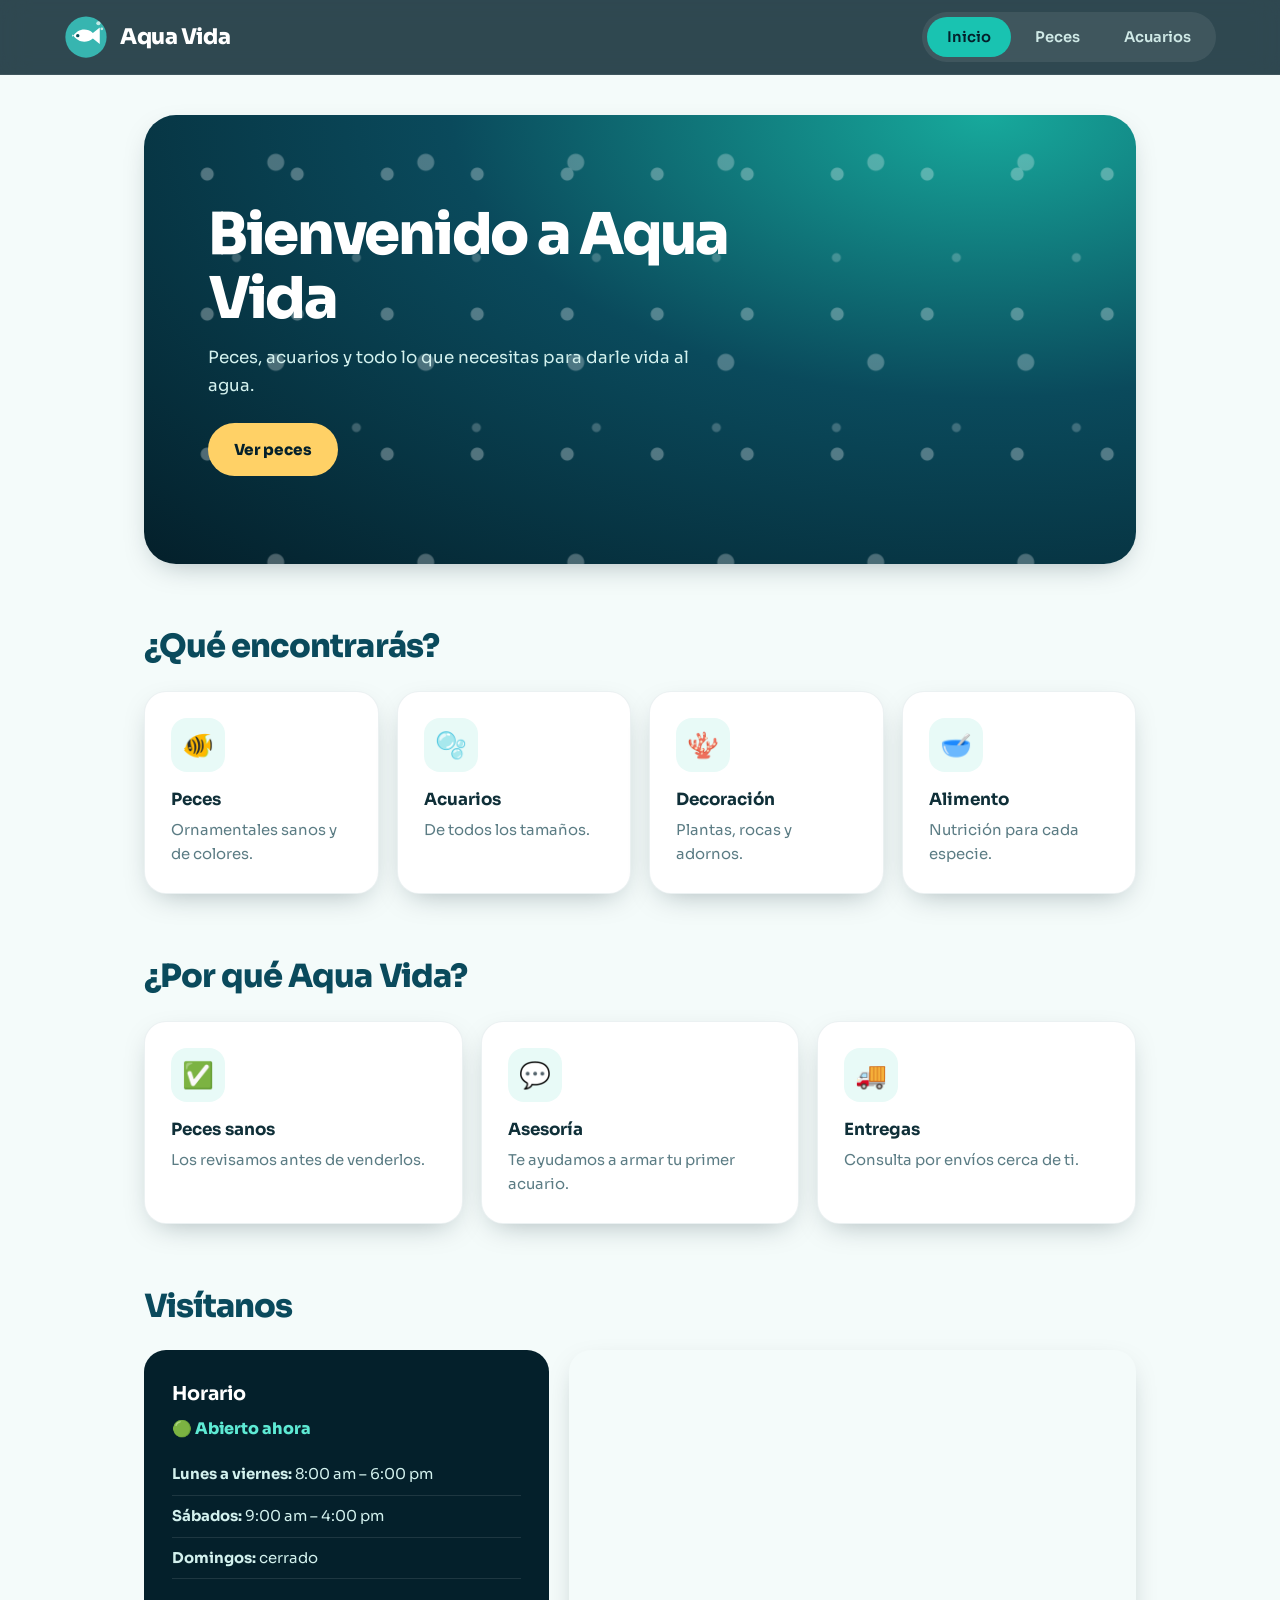
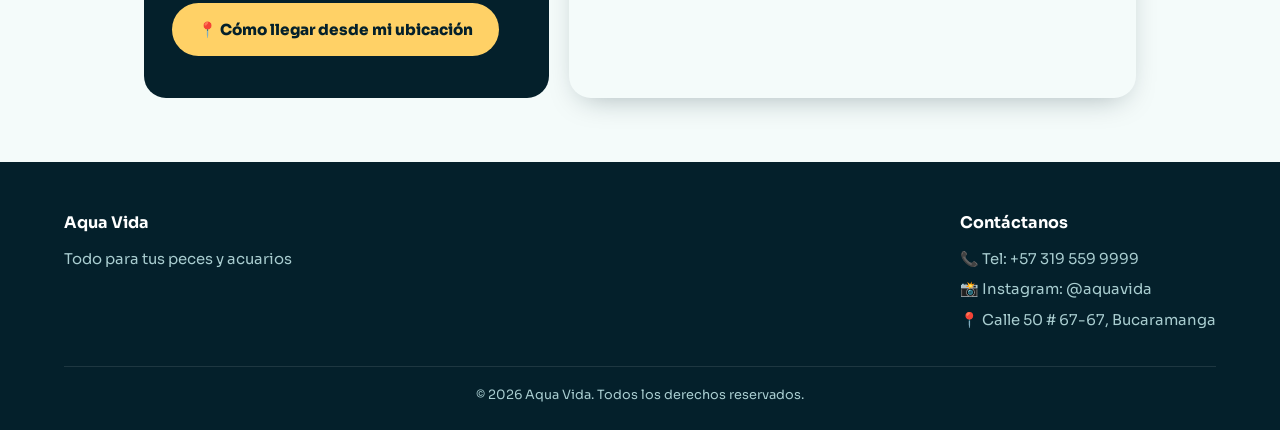
<file: index.html>
<!DOCTYPE html>
<html lang="es">
<head>
  <meta charset="UTF-8">
  <meta name="viewport" content="width=device-width, initial-scale=1">
  <title>Inicio | Aqua Vida</title>
  <link href="https://fonts.googleapis.com/css2?family=Nunito:wght@400;700;800&display=swap" rel="stylesheet">
  <link rel="stylesheet" href="style.css">
</head>
<body>
  <header class="encabezado">
    <a class="marca" href="index.html" aria-label="Aqua Vida, inicio">
      <svg viewBox="0 0 64 64" aria-hidden="true">
        <circle cx="32" cy="32" r="30" fill="#37b5b0"/>
        <path d="M12 32c8-12 20-14 30-6l10-8v24l-10-8c-10 8-22 6-30-6z" fill="#fff"/>
        <circle cx="20" cy="30" r="2.5" fill="#0b4f5c"/>
        <circle cx="50" cy="12" r="3" fill="#fff" opacity=".7"/>
        <circle cx="55" cy="20" r="2" fill="#fff" opacity=".7"/>
      </svg>
      <h1>Aqua Vida</h1>
    </a>
    <nav>
      <ul class="menu">
        <li><a href="index.html" class="activo">Inicio</a></li>
        <li><a href="peces.html" >Peces</a></li>
        <li><a href="acuarios.html" >Acuarios</a></li>
      </ul>
    </nav>
  </header>
  <main>
    <section class="portada">
      <h2>Bienvenido a Aqua Vida</h2>
      <p>Peces, acuarios y todo lo que necesitas para darle vida al agua.</p>
      <a class="boton" href="peces.html">Ver peces</a>
    </section>

    <h2 class="titulo">¿Qué encontrarás?</h2>
    <section class="cositas">
      <article class="cosita"><span>🐠</span><h3>Peces</h3><p>Ornamentales sanos y de colores.</p></article>
      <article class="cosita"><span>🫧</span><h3>Acuarios</h3><p>De todos los tamaños.</p></article>
      <article class="cosita"><span>🪸</span><h3>Decoración</h3><p>Plantas, rocas y adornos.</p></article>
      <article class="cosita"><span>🥣</span><h3>Alimento</h3><p>Nutrición para cada especie.</p></article>
    </section>

    <h2 class="titulo">¿Por qué Aqua Vida?</h2>
    <section class="cositas">
      <article class="cosita"><span>✅</span><h3>Peces sanos</h3><p>Los revisamos antes de venderlos.</p></article>
      <article class="cosita"><span>💬</span><h3>Asesoría</h3><p>Te ayudamos a armar tu primer acuario.</p></article>
      <article class="cosita"><span>🚚</span><h3>Entregas</h3><p>Consulta por envíos cerca de ti.</p></article>
    </section>

    <h2 class="titulo">Visítanos</h2>
    <section class="visita">
      <div class="horario">
        <h3>Horario</h3>
        <p id="estado" class="estado">Calculando…</p>
        <ul>
          <li><b>Lunes a viernes:</b> 8:00 am – 6:00 pm</li>
          <li><b>Sábados:</b> 9:00 am – 4:00 pm</li>
          <li><b>Domingos:</b> cerrado</li>
        </ul>
        <button class="boton" id="btnRuta" type="button">📍 Cómo llegar desde mi ubicación</button>
        <p id="msgRuta" class="nota"></p>
      </div>
      <div class="mapa">
        <iframe title="Ubicación de Aqua Vida" loading="lazy" referrerpolicy="no-referrer-when-downgrade"
          src="https://maps.google.com/maps?q=Bucaramanga%2C%20Santander%2C%20Colombia&amp;z=14&amp;output=embed"></iframe>
      </div>
    </section>
    <script>
      // 
      const DIRECCION = "Bucaramanga, Santander, Colombia";
      // Estado abierto/cerrado según la hora del visitante
      (function(){
        const h = new Date(), d = h.getDay(), m = h.getHours()*60 + h.getMinutes();
        const rango = d>=1 && d<=5 ? [480,1080] : d===6 ? [540,960] : null;
        const el = document.getElementById("estado");
        const abierto = rango && m>=rango[0] && m<rango[1];
        el.textContent = abierto ? "🟢 Abierto ahora" : "🔴 Cerrado ahora";
        el.className = "estado " + (abierto ? "si" : "no");
      })();
      // API de geolocalización del navegador
      document.getElementById("btnRuta").addEventListener("click", function(){
        const msg = document.getElementById("msgRuta");
        const destino = encodeURIComponent(DIRECCION);
        if(!navigator.geolocation){
          window.open("https://www.google.com/maps/dir/?api=1&destination="+destino,"_blank");
          return;
        }
        msg.textContent = "Buscando tu ubicación…";
        navigator.geolocation.getCurrentPosition(function(p){
          msg.textContent = "";
          window.open("https://www.google.com/maps/dir/?api=1&origin="+p.coords.latitude+","+p.coords.longitude+"&destination="+destino,"_blank");
        }, function(){
          msg.textContent = "No pudimos obtener tu ubicación; te mostramos la tienda.";
          window.open("https://www.google.com/maps/dir/?api=1&destination="+destino,"_blank");
        });
      });
    </script>
  </main>
  <footer class="pie">
    <div>
      <h3>Aqua Vida</h3>
      <p>Todo para tus peces y acuarios</p>
    </div>
    <div>
      <h3>Contáctanos</h3>
       <p>📞 Tel: <a href="tel:+570000000000" style="display:inline">+57 319 559 9999 </a></p>
      <a href="https://instagram.com/tu_usuario" target="_blank" rel="noopener">📸 Instagram: @aquavida</a>
      <p>📍 Calle 50 # 67-67, Bucaramanga</p>
    </div>
    <small>© 2026 Aqua Vida. Todos los derechos reservados.</small>
  </footer>
</body>
</html>
</file>
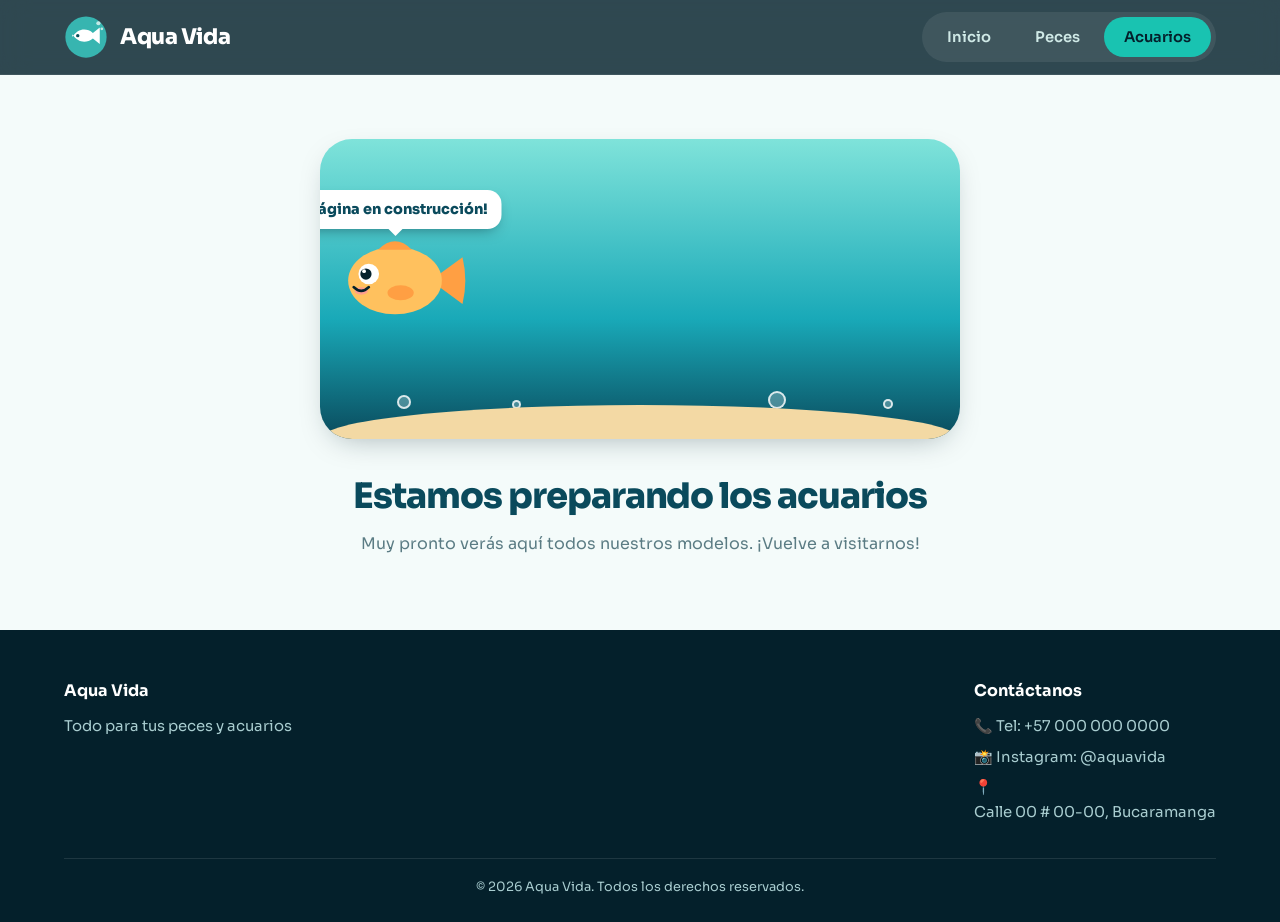
<file: acuarios.html>
<!DOCTYPE html>
<html lang="es">
<head>
  <meta charset="UTF-8">
  <meta name="viewport" content="width=device-width, initial-scale=1">
  <title>Acuarios | Aqua Vida</title>
  <link href="https://fonts.googleapis.com/css2?family=Nunito:wght@400;700;800&display=swap" rel="stylesheet">
  <link rel="stylesheet" href="style.css">
</head>
<body>
  <header class="encabezado">
    <a class="marca" href="index.html" aria-label="Aqua Vida, inicio">
      <svg viewBox="0 0 64 64" aria-hidden="true">
        <circle cx="32" cy="32" r="30" fill="#37b5b0"/>
        <path d="M12 32c8-12 20-14 30-6l10-8v24l-10-8c-10 8-22 6-30-6z" fill="#fff"/>
        <circle cx="20" cy="30" r="2.5" fill="#0b4f5c"/>
        <circle cx="50" cy="12" r="3" fill="#fff" opacity=".7"/>
        <circle cx="55" cy="20" r="2" fill="#fff" opacity=".7"/>
      </svg>
      <h1>Aqua Vida</h1>
    </a>
    <nav>
      <ul class="menu">
        <li><a href="index.html" >Inicio</a></li>
        <li><a href="peces.html" >Peces</a></li>
        <li><a href="acuarios.html" class="activo">Acuarios</a></li>
      </ul>
    </nav>
  </header>
  <main>
    <section class="construccion">
      <div class="pecera" role="img" aria-label="Un pececito nadando con un cartel que dice página en construcción">
        <span class="burbuja b1"></span><span class="burbuja b2"></span><span class="burbuja b3"></span><span class="burbuja b4"></span>
        <div class="nadador">
          <div class="globo">¡Página en construcción!</div>
          <svg viewBox="0 0 160 110" aria-hidden="true">
            <g class="cola"><path d="M118 55 L152 30 Q158 55 152 80 Z" fill="#ff9f43"/></g>
            <ellipse cx="80" cy="55" rx="50" ry="36" fill="#ffc15e"/>
            <path d="M62 22 Q80 4 98 22 Z" fill="#ff9f43"/>
            <ellipse cx="86" cy="68" rx="14" ry="8" fill="#ff9f43" class="aleta"/>
            <circle cx="52" cy="48" r="11" fill="#fff"/><circle cx="49" cy="48" r="6" fill="#04202b"/><circle cx="47" cy="45" r="2" fill="#fff"/>
            <ellipse cx="44" cy="66" rx="7" ry="4" fill="#ff8fa3" opacity=".7"/>
            <path d="M36 62 Q44 70 52 62" stroke="#04202b" stroke-width="3" fill="none" stroke-linecap="round"/>
          </svg>
        </div>
        <div class="arena"></div>
      </div>
      <h2>Estamos preparando los acuarios</h2>
      <p>Muy pronto verás aquí todos nuestros modelos. ¡Vuelve a visitarnos!</p>
    </section>
  </main>
  <footer class="pie">
    <div>
      <h3>Aqua Vida</h3>
      <p>Todo para tus peces y acuarios</p>
    </div>
    <div>
      <h3>Contáctanos</h3>
      <p>📞 Tel: <a href="tel:+570000000000" style="display:inline">+57 000 000 0000</a></p>
      <a href="https://instagram.com/tu_usuario" target="_blank" rel="noopener">📸 Instagram: @aquavida</a>
      <p>📍 <a href="https://www.google.com/maps/search/?api=1&query=Bucaramanga%2C+Santander%2C+Colombia" target="_blank" rel="noopener">Calle 00 # 00-00, Bucaramanga</a></p>
    </div>
    <small>© 2026 Aqua Vida. Todos los derechos reservados.</small>
  </footer>
</body>
</html>
</file>
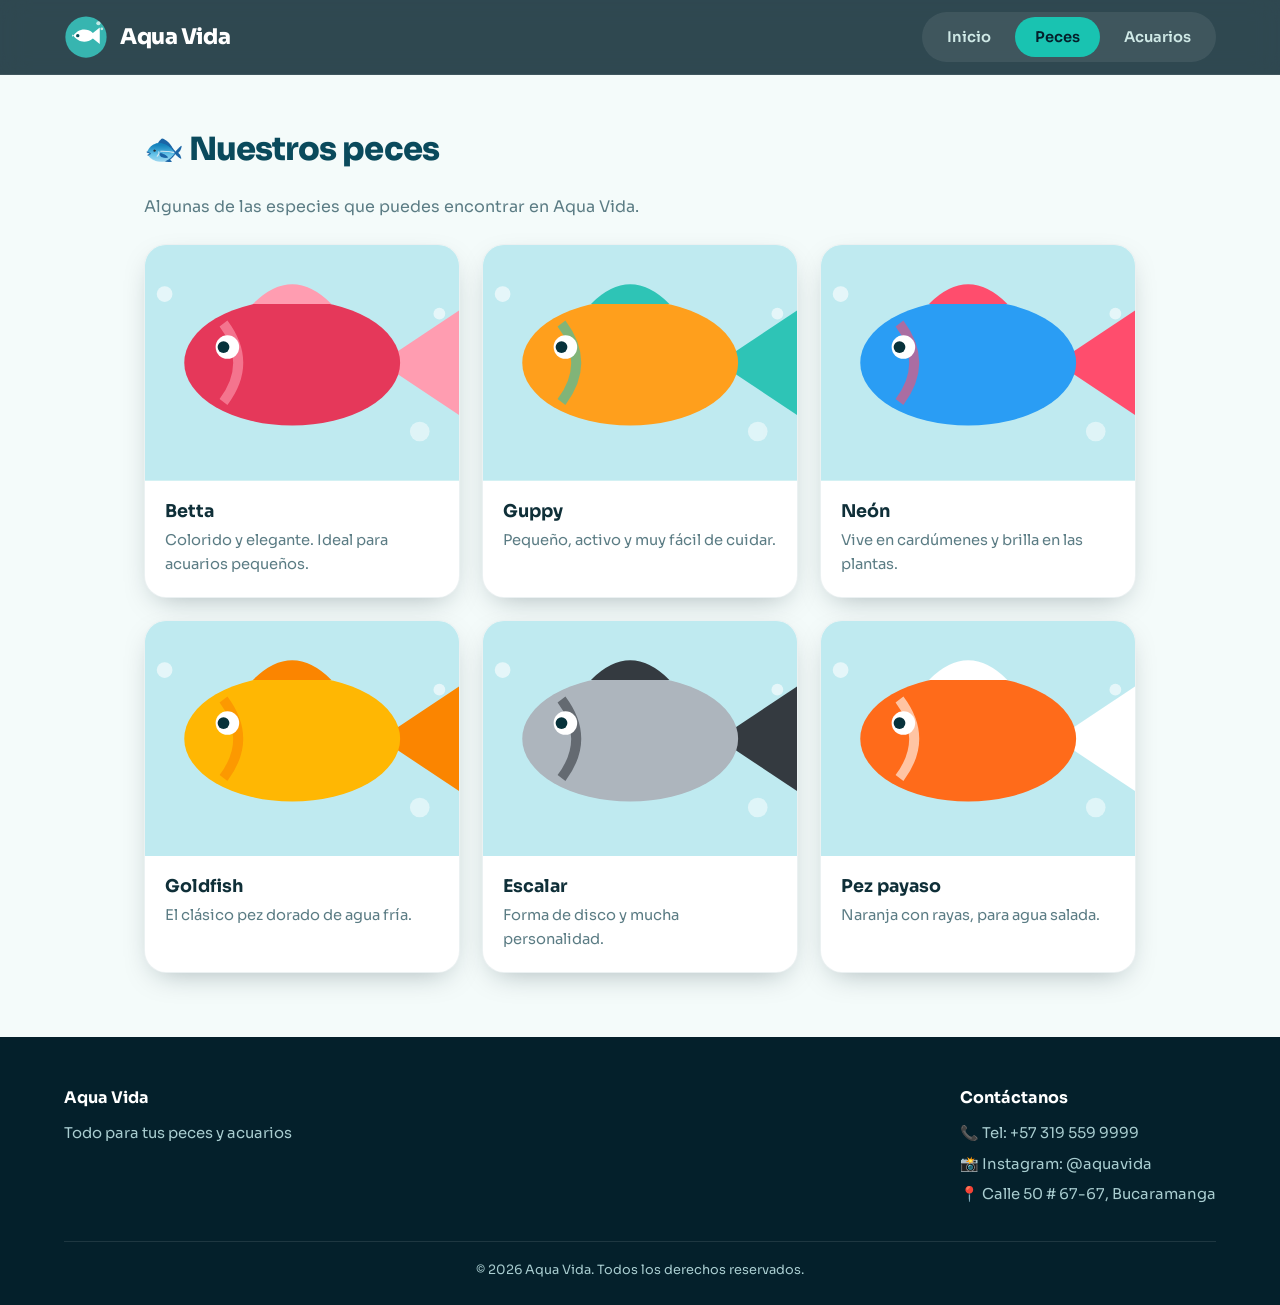
<file: peces.html>
<!DOCTYPE html>
<html lang="es">
<head>
  <meta charset="UTF-8">
  <meta name="viewport" content="width=device-width, initial-scale=1">
  <title>Peces | Aqua Vida</title>
  <link href="https://fonts.googleapis.com/css2?family=Nunito:wght@400;700;800&display=swap" rel="stylesheet">
  <link rel="stylesheet" href="style.css">
</head>
<body>
  <header class="encabezado">
    <a class="marca" href="index.html" aria-label="Aqua Vida, inicio">
      <svg viewBox="0 0 64 64" aria-hidden="true">
        <circle cx="32" cy="32" r="30" fill="#37b5b0"/>
        <path d="M12 32c8-12 20-14 30-6l10-8v24l-10-8c-10 8-22 6-30-6z" fill="#fff"/>
        <circle cx="20" cy="30" r="2.5" fill="#0b4f5c"/>
        <circle cx="50" cy="12" r="3" fill="#fff" opacity=".7"/>
        <circle cx="55" cy="20" r="2" fill="#fff" opacity=".7"/>
      </svg>
      <h1>Aqua Vida</h1>
    </a>
    <nav>
      <ul class="menu">
        <li><a href="index.html" >Inicio</a></li>
        <li><a href="peces.html" class="activo">Peces</a></li>
        <li><a href="acuarios.html" >Acuarios</a></li>
      </ul>
    </nav>
  </header>
  <main>
    <h2 class="titulo">🐟 Nuestros peces</h2>
    <p class="sub">Algunas de las especies que puedes encontrar en Aqua Vida.</p>
    <section class="galeria"><article class="pez" data-wiki="Betta_splendens" data-nombre="Betta"><div class="foto"><svg viewBox="0 0 200 120" preserveAspectRatio="xMidYMid slice" role="img" aria-hidden="true">
<rect width="200" height="120" fill="#bfeaf0"/><circle cx="30" cy="25" r="4" fill="#fff" opacity=".6"/><circle cx="170" cy="35" r="3" fill="#fff" opacity=".6"/><circle cx="160" cy="95" r="5" fill="#fff" opacity=".5"/>
<path d="M140 60 L185 30 L185 90 Z" fill="#ff9db1"/><ellipse cx="95" cy="60" rx="55" ry="32" fill="#e5385a"/>
<path d="M75 30 Q95 10 115 30 Z" fill="#ff9db1"/><path d="M60 40 Q75 60 60 80" stroke="#ff9db1" stroke-width="5" fill="none" opacity=".6"/>
<circle cx="62" cy="52" r="6" fill="#fff"/><circle cx="60" cy="52" r="3" fill="#07323b"/></svg></div><h3>Betta</h3><p>Colorido y elegante. Ideal para acuarios pequeños.</p></article><article class="pez" data-wiki="Poecilia_reticulata" data-nombre="Guppy"><div class="foto"><svg viewBox="0 0 200 120" preserveAspectRatio="xMidYMid slice" role="img" aria-hidden="true">
<rect width="200" height="120" fill="#bfeaf0"/><circle cx="30" cy="25" r="4" fill="#fff" opacity=".6"/><circle cx="170" cy="35" r="3" fill="#fff" opacity=".6"/><circle cx="160" cy="95" r="5" fill="#fff" opacity=".5"/>
<path d="M140 60 L185 30 L185 90 Z" fill="#2ec4b6"/><ellipse cx="95" cy="60" rx="55" ry="32" fill="#ff9f1c"/>
<path d="M75 30 Q95 10 115 30 Z" fill="#2ec4b6"/><path d="M60 40 Q75 60 60 80" stroke="#2ec4b6" stroke-width="5" fill="none" opacity=".6"/>
<circle cx="62" cy="52" r="6" fill="#fff"/><circle cx="60" cy="52" r="3" fill="#07323b"/></svg></div><h3>Guppy</h3><p>Pequeño, activo y muy fácil de cuidar.</p></article><article class="pez" data-wiki="Paracheirodon_innesi" data-nombre="Neón"><div class="foto"><svg viewBox="0 0 200 120" preserveAspectRatio="xMidYMid slice" role="img" aria-hidden="true">
<rect width="200" height="120" fill="#bfeaf0"/><circle cx="30" cy="25" r="4" fill="#fff" opacity=".6"/><circle cx="170" cy="35" r="3" fill="#fff" opacity=".6"/><circle cx="160" cy="95" r="5" fill="#fff" opacity=".5"/>
<path d="M140 60 L185 30 L185 90 Z" fill="#ff4d6d"/><ellipse cx="95" cy="60" rx="55" ry="32" fill="#2a9df4"/>
<path d="M75 30 Q95 10 115 30 Z" fill="#ff4d6d"/><path d="M60 40 Q75 60 60 80" stroke="#ff4d6d" stroke-width="5" fill="none" opacity=".6"/>
<circle cx="62" cy="52" r="6" fill="#fff"/><circle cx="60" cy="52" r="3" fill="#07323b"/></svg></div><h3>Neón</h3><p>Vive en cardúmenes y brilla en las plantas.</p></article><article class="pez" data-wiki="Goldfish" data-nombre="Goldfish"><div class="foto"><svg viewBox="0 0 200 120" preserveAspectRatio="xMidYMid slice" role="img" aria-hidden="true">
<rect width="200" height="120" fill="#bfeaf0"/><circle cx="30" cy="25" r="4" fill="#fff" opacity=".6"/><circle cx="170" cy="35" r="3" fill="#fff" opacity=".6"/><circle cx="160" cy="95" r="5" fill="#fff" opacity=".5"/>
<path d="M140 60 L185 30 L185 90 Z" fill="#fb8500"/><ellipse cx="95" cy="60" rx="55" ry="32" fill="#ffb703"/>
<path d="M75 30 Q95 10 115 30 Z" fill="#fb8500"/><path d="M60 40 Q75 60 60 80" stroke="#fb8500" stroke-width="5" fill="none" opacity=".6"/>
<circle cx="62" cy="52" r="6" fill="#fff"/><circle cx="60" cy="52" r="3" fill="#07323b"/></svg></div><h3>Goldfish</h3><p>El clásico pez dorado de agua fría.</p></article><article class="pez" data-wiki="Pterophyllum_scalare" data-nombre="Escalar"><div class="foto"><svg viewBox="0 0 200 120" preserveAspectRatio="xMidYMid slice" role="img" aria-hidden="true">
<rect width="200" height="120" fill="#bfeaf0"/><circle cx="30" cy="25" r="4" fill="#fff" opacity=".6"/><circle cx="170" cy="35" r="3" fill="#fff" opacity=".6"/><circle cx="160" cy="95" r="5" fill="#fff" opacity=".5"/>
<path d="M140 60 L185 30 L185 90 Z" fill="#343a40"/><ellipse cx="95" cy="60" rx="55" ry="32" fill="#adb5bd"/>
<path d="M75 30 Q95 10 115 30 Z" fill="#343a40"/><path d="M60 40 Q75 60 60 80" stroke="#343a40" stroke-width="5" fill="none" opacity=".6"/>
<circle cx="62" cy="52" r="6" fill="#fff"/><circle cx="60" cy="52" r="3" fill="#07323b"/></svg></div><h3>Escalar</h3><p>Forma de disco y mucha personalidad.</p></article><article class="pez" data-wiki="Ocellaris_clownfish" data-nombre="Pez payaso"><div class="foto"><svg viewBox="0 0 200 120" preserveAspectRatio="xMidYMid slice" role="img" aria-hidden="true">
<rect width="200" height="120" fill="#bfeaf0"/><circle cx="30" cy="25" r="4" fill="#fff" opacity=".6"/><circle cx="170" cy="35" r="3" fill="#fff" opacity=".6"/><circle cx="160" cy="95" r="5" fill="#fff" opacity=".5"/>
<path d="M140 60 L185 30 L185 90 Z" fill="#fff"/><ellipse cx="95" cy="60" rx="55" ry="32" fill="#ff6b1a"/>
<path d="M75 30 Q95 10 115 30 Z" fill="#fff"/><path d="M60 40 Q75 60 60 80" stroke="#fff" stroke-width="5" fill="none" opacity=".6"/>
<circle cx="62" cy="52" r="6" fill="#fff"/><circle cx="60" cy="52" r="3" fill="#07323b"/></svg></div><h3>Pez payaso</h3><p>Naranja con rayas, para agua salada.</p></article></section>
  <script>
    //  la foto de cada pez a la API gratuita de Wikipedia (no necesita clave)
    async function cargarFoto(card){
      try{
        const r=await fetch("https://en.wikipedia.org/api/rest_v1/page/summary/"+card.dataset.wiki);
        if(!r.ok) return;
        const d=await r.json();
        const base=d.thumbnail && d.thumbnail.source;
        if(!base) return;
        const img=new Image();
        img.alt=card.dataset.nombre; img.referrerPolicy="no-referrer";
        img.onload=()=>card.querySelector(".foto").replaceChildren(img);
        //  tamaño mayor (500px, tamaño estándar de Wikimedia); si falla, usa el original
        img.onerror=()=>{ img.onerror=null; img.src=base; };
        img.src=base.replace(/\/\d+px-/,"/500px-");
      }catch(e){/* sin internet: queda el dibujo */}
    }
    document.querySelectorAll(".pez[data-wiki]").forEach(cargarFoto);
  </script>
  </main>
  <footer class="pie">
    <div>
      <h3>Aqua Vida</h3>
      <p>Todo para tus peces y acuarios</p>
    </div>
    <div>
      <h3>Contáctanos</h3>
     <p>📞 Tel: <a href="tel:+570000000000" style="display:inline">+57 319 559 9999 </a></p>
      <a href="https://instagram.com/tu_usuario" target="_blank" rel="noopener">📸 Instagram: @aquavida</a>
      <p>📍 Calle 50 # 67-67, Bucaramanga</p>
    </div>
    <small>© 2026 Aqua Vida. Todos los derechos reservados.</small>
  </footer>
</body>
</html>
</file>
<file: style.css>
@import url("https://fonts.googleapis.com/css2?family=Sora:wght@400;600;800&display=swap");

:root{
  --abismo:#04202b; --oceano:#0a4a5c; --laguna:#19c3b1; --espuma:#e8faf7;
  --fondo:#f4fbfa; --sol:#ffd166; --texto:#0f2f38; --suave:#5b7c84;
  --radio:22px; --sombra:0 10px 30px -12px rgba(4,32,43,.35);
}
*{box-sizing:border-box;margin:0;padding:0}
html{scroll-behavior:smooth}
body{font-family:"Sora",system-ui,sans-serif;background:var(--fondo);color:var(--texto);
  min-height:100vh;display:flex;flex-direction:column;line-height:1.65}
a{color:inherit}
:focus-visible{outline:3px solid var(--laguna);outline-offset:3px}

/* ENCABEZADO: flotante, translúcido */
.encabezado{position:sticky;top:0;z-index:50;display:flex;align-items:center;justify-content:space-between;
  flex-wrap:wrap;gap:12px;padding:12px 5%;background:rgba(4,32,43,.82);color:#fff;
  backdrop-filter:blur(14px) saturate(140%);-webkit-backdrop-filter:blur(14px) saturate(140%);
  border-bottom:1px solid rgba(255,255,255,.08)}
.marca{display:flex;align-items:center;gap:12px;text-decoration:none}
.marca svg{width:44px;height:44px;flex-shrink:0}
.marca h1{font-size:1.35rem;font-weight:800;letter-spacing:-.02em}
.menu{display:flex;gap:4px;list-style:none;padding:5px;border-radius:999px;background:rgba(255,255,255,.08)}
.menu a{display:block;text-decoration:none;font-size:.92rem;font-weight:600;padding:8px 20px;
  border-radius:999px;color:#cfe9e6;transition:background .25s,color .25s}
.menu a:hover{color:#fff;background:rgba(255,255,255,.12)}
.menu a.activo{background:var(--laguna);color:var(--abismo)}

/* CONTENIDO */
main{flex:1;width:100%;max-width:1120px;margin:0 auto;padding:40px 5% 64px}
.titulo{font-size:clamp(1.5rem,3vw,2rem);font-weight:800;letter-spacing:-.03em;color:var(--oceano);margin:56px 0 18px}
main > .titulo:first-child{margin-top:8px}
.sub{color:var(--suave);margin-bottom:24px}
.nota{font-size:.82rem;color:var(--suave);margin-top:14px}

/* PORTADA con burbujas */
.portada{position:relative;overflow:hidden;isolation:isolate;color:#fff;text-align:left;
  border-radius:32px;padding:clamp(40px,8vw,88px) clamp(24px,6vw,64px);
  background:radial-gradient(120% 140% at 85% 0%,#17a99c 0%,var(--oceano) 45%,var(--abismo) 100%);
  box-shadow:var(--sombra)}
.portada::before{content:"";position:absolute;inset:-20% 0 0 0;z-index:-1;opacity:.55;
  background:
   radial-gradient(circle,rgba(255,255,255,.55) 0 6px,transparent 7px) 12% 90%/90px 140px,
   radial-gradient(circle,rgba(255,255,255,.4) 0 4px,transparent 5px) 45% 40%/120px 170px,
   radial-gradient(circle,rgba(255,255,255,.5) 0 8px,transparent 9px) 78% 70%/150px 200px;
  animation:subir 18s linear infinite}
@keyframes subir{to{background-position:12% -60%,45% -130%,78% -130%}}
.portada h2{font-size:clamp(2rem,5.5vw,3.6rem);font-weight:800;letter-spacing:-.04em;line-height:1.1;max-width:14ch;margin-bottom:14px}
.portada p{max-width:44ch;color:#d3f1ee;font-size:1.05rem}
.boton{display:inline-block;margin-top:24px;background:var(--sol);color:var(--abismo);border:0;font:inherit;
  font-weight:800;font-size:.95rem;padding:14px 26px;border-radius:999px;cursor:pointer;text-decoration:none;
  transition:transform .2s,box-shadow .2s}
.boton:hover{transform:translateY(-2px);box-shadow:0 10px 22px -8px rgba(255,209,102,.8)}

/* TARJETAS */
.cositas{display:grid;grid-template-columns:repeat(auto-fit,minmax(210px,1fr));gap:18px}
.cosita{background:#fff;border-radius:var(--radio);padding:26px;box-shadow:var(--sombra);
  border:1px solid rgba(10,74,92,.08);transition:transform .25s}
.cosita:hover{transform:translateY(-4px)}
.cosita span{display:grid;place-items:center;width:54px;height:54px;border-radius:16px;
  background:var(--espuma);font-size:1.6rem;margin-bottom:14px}
.cosita h3{font-size:1.05rem;margin-bottom:4px}
.cosita p{color:var(--suave);font-size:.93rem}

/* GALERÍA DE PECES */
.galeria{display:grid;grid-template-columns:repeat(auto-fill,minmax(260px,1fr));gap:22px}
.pez{background:#fff;border-radius:var(--radio);overflow:hidden;box-shadow:var(--sombra);
  border:1px solid rgba(10,74,92,.08);display:flex;flex-direction:column}
.pez .foto{aspect-ratio:4/3;overflow:hidden;background:var(--espuma)}
.pez svg,.pez img{display:block;width:100%;height:100%;object-fit:cover;transition:transform .5s}
.pez:hover img{transform:scale(1.06)}
.pez h3{padding:16px 20px 2px;font-size:1.1rem}
.pez p{padding:0 20px 20px;color:var(--suave);font-size:.92rem}

/* VISÍTANOS */
.visita{display:grid;grid-template-columns:1fr 1.4fr;gap:20px}
.horario{background:var(--abismo);color:#d3f1ee;border-radius:var(--radio);padding:28px}
.horario h3{color:#fff;font-size:1.2rem;margin-bottom:6px}
.horario ul{list-style:none;margin-top:12px;font-size:.93rem}
.horario li{padding:8px 0;border-bottom:1px solid rgba(255,255,255,.1)}
.horario .nota{color:#8fb5b9}
.estado{font-weight:800}
.estado.si{color:#5eead4}.estado.no{color:#ff8b8b}
.mapa{border-radius:var(--radio);overflow:hidden;min-height:340px;box-shadow:var(--sombra)}
.mapa iframe{width:100%;height:100%;min-height:340px;border:0;display:block}

/* PIE */
.pie{background:var(--abismo);color:#a9cdd0;padding:48px 5% 24px;display:flex;justify-content:space-between;
  flex-wrap:wrap;gap:28px}
.pie h3{color:#fff;margin-bottom:10px;font-size:1rem}
.pie p,.pie a{display:block;margin-bottom:6px;text-decoration:none;font-size:.93rem}
.pie a:hover{color:var(--laguna)}
.pie small{width:100%;text-align:center;border-top:1px solid rgba(255,255,255,.1);padding-top:18px;font-size:.8rem}

/* PÁGINAS VACÍAS */
.vacia{text-align:center;padding:90px 0;color:var(--oceano)}
.vacia h2{font-size:2rem;letter-spacing:-.03em;margin-bottom:6px}

@media (max-width:760px){
  .visita{grid-template-columns:1fr}
  .encabezado{justify-content:center}
}
@media (prefers-reduced-motion:reduce){
  *{animation:none!important;transition:none!important}
}



@import url("https://fonts.googleapis.com/css2?family=Sora:wght@400;600;800&display=swap");

:root{
  --abismo:#04202b; --oceano:#0a4a5c; --laguna:#19c3b1; --espuma:#e8faf7;
  --fondo:#f4fbfa; --sol:#ffd166; --texto:#0f2f38; --suave:#5b7c84;
  --radio:22px; --sombra:0 10px 30px -12px rgba(4,32,43,.35);
}
*{box-sizing:border-box;margin:0;padding:0}
html{scroll-behavior:smooth}
body{font-family:"Sora",system-ui,sans-serif;background:var(--fondo);color:var(--texto);
  min-height:100vh;display:flex;flex-direction:column;line-height:1.65}
a{color:inherit}
:focus-visible{outline:3px solid var(--laguna);outline-offset:3px}

/* ENCABEZADO: flotante, translúcido */
.encabezado{position:sticky;top:0;z-index:50;display:flex;align-items:center;justify-content:space-between;
  flex-wrap:wrap;gap:12px;padding:12px 5%;background:rgba(4,32,43,.82);color:#fff;
  backdrop-filter:blur(14px) saturate(140%);-webkit-backdrop-filter:blur(14px) saturate(140%);
  border-bottom:1px solid rgba(255,255,255,.08)}
.marca{display:flex;align-items:center;gap:12px;text-decoration:none}
.marca svg{width:44px;height:44px;flex-shrink:0}
.marca h1{font-size:1.35rem;font-weight:800;letter-spacing:-.02em}
.menu{display:flex;gap:4px;list-style:none;padding:5px;border-radius:999px;background:rgba(255,255,255,.08)}
.menu a{display:block;text-decoration:none;font-size:.92rem;font-weight:600;padding:8px 20px;
  border-radius:999px;color:#cfe9e6;transition:background .25s,color .25s}
.menu a:hover{color:#fff;background:rgba(255,255,255,.12)}
.menu a.activo{background:var(--laguna);color:var(--abismo)}

/* CONTENIDO */
main{flex:1;width:100%;max-width:1120px;margin:0 auto;padding:40px 5% 64px}
.titulo{font-size:clamp(1.5rem,3vw,2rem);font-weight:800;letter-spacing:-.03em;color:var(--oceano);margin:56px 0 18px}
main > .titulo:first-child{margin-top:8px}
.sub{color:var(--suave);margin-bottom:24px}
.nota{font-size:.82rem;color:var(--suave);margin-top:14px}

/* PORTADA con burbujas */
.portada{position:relative;overflow:hidden;isolation:isolate;color:#fff;text-align:left;
  border-radius:32px;padding:clamp(40px,8vw,88px) clamp(24px,6vw,64px);
  background:radial-gradient(120% 140% at 85% 0%,#17a99c 0%,var(--oceano) 45%,var(--abismo) 100%);
  box-shadow:var(--sombra)}
.portada::before{content:"";position:absolute;inset:-20% 0 0 0;z-index:-1;opacity:.55;
  background:
   radial-gradient(circle,rgba(255,255,255,.55) 0 6px,transparent 7px) 12% 90%/90px 140px,
   radial-gradient(circle,rgba(255,255,255,.4) 0 4px,transparent 5px) 45% 40%/120px 170px,
   radial-gradient(circle,rgba(255,255,255,.5) 0 8px,transparent 9px) 78% 70%/150px 200px;
  animation:subir 18s linear infinite}
@keyframes subir{to{background-position:12% -60%,45% -130%,78% -130%}}
.portada h2{font-size:clamp(2rem,5.5vw,3.6rem);font-weight:800;letter-spacing:-.04em;line-height:1.1;max-width:14ch;margin-bottom:14px}
.portada p{max-width:44ch;color:#d3f1ee;font-size:1.05rem}
.boton{display:inline-block;margin-top:24px;background:var(--sol);color:var(--abismo);border:0;font:inherit;
  font-weight:800;font-size:.95rem;padding:14px 26px;border-radius:999px;cursor:pointer;text-decoration:none;
  transition:transform .2s,box-shadow .2s}
.boton:hover{transform:translateY(-2px);box-shadow:0 10px 22px -8px rgba(255,209,102,.8)}

/* TARJETAS */
.cositas{display:grid;grid-template-columns:repeat(auto-fit,minmax(210px,1fr));gap:18px}
.cosita{background:#fff;border-radius:var(--radio);padding:26px;box-shadow:var(--sombra);
  border:1px solid rgba(10,74,92,.08);transition:transform .25s}
.cosita:hover{transform:translateY(-4px)}
.cosita span{display:grid;place-items:center;width:54px;height:54px;border-radius:16px;
  background:var(--espuma);font-size:1.6rem;margin-bottom:14px}
.cosita h3{font-size:1.05rem;margin-bottom:4px}
.cosita p{color:var(--suave);font-size:.93rem}

/* GALERÍA DE PECES */
.galeria{display:grid;grid-template-columns:repeat(auto-fill,minmax(260px,1fr));gap:22px}
.pez{background:#fff;border-radius:var(--radio);overflow:hidden;box-shadow:var(--sombra);
  border:1px solid rgba(10,74,92,.08);display:flex;flex-direction:column}
.pez .foto{aspect-ratio:4/3;overflow:hidden;background:var(--espuma)}
.pez svg,.pez img{display:block;width:100%;height:100%;object-fit:cover;transition:transform .5s}
.pez:hover img{transform:scale(1.06)}
.pez h3{padding:16px 20px 2px;font-size:1.1rem}
.pez p{padding:0 20px 20px;color:var(--suave);font-size:.92rem}

/* VISÍTANOS */
.visita{display:grid;grid-template-columns:1fr 1.4fr;gap:20px}
.horario{background:var(--abismo);color:#d3f1ee;border-radius:var(--radio);padding:28px}
.horario h3{color:#fff;font-size:1.2rem;margin-bottom:6px}
.horario ul{list-style:none;margin-top:12px;font-size:.93rem}
.horario li{padding:8px 0;border-bottom:1px solid rgba(255,255,255,.1)}
.horario .nota{color:#8fb5b9}
.estado{font-weight:800}
.estado.si{color:#5eead4}.estado.no{color:#ff8b8b}
.mapa{border-radius:var(--radio);overflow:hidden;min-height:340px;box-shadow:var(--sombra)}
.mapa iframe{width:100%;height:100%;min-height:340px;border:0;display:block}

/* PIE */
.pie{background:var(--abismo);color:#a9cdd0;padding:48px 5% 24px;display:flex;justify-content:space-between;
  flex-wrap:wrap;gap:28px}
.pie h3{color:#fff;margin-bottom:10px;font-size:1rem}
.pie p,.pie a{display:block;margin-bottom:6px;text-decoration:none;font-size:.93rem}
.pie a:hover{color:var(--laguna)}
.pie small{width:100%;text-align:center;border-top:1px solid rgba(255,255,255,.1);padding-top:18px;font-size:.8rem}

/* PÁGINAS VACÍAS */
.vacia{text-align:center;padding:90px 0;color:var(--oceano)}
.vacia h2{font-size:2rem;letter-spacing:-.03em;margin-bottom:6px}

@media (max-width:760px){
  .visita{grid-template-columns:1fr}
  .encabezado{justify-content:center}
}
@media (prefers-reduced-motion:reduce){
  *{animation:none!important;transition:none!important}
}

/* PÁGINA EN CONSTRUCCIÓN (acuarios) */
.construccion{text-align:center;padding:24px 0 8px}
.construccion h2{font-size:clamp(1.5rem,3.5vw,2.2rem);font-weight:800;letter-spacing:-.03em;color:var(--oceano);margin:28px 0 6px}
.construccion p{color:var(--suave)}
.pecera{position:relative;overflow:hidden;max-width:640px;height:300px;margin:0 auto;border-radius:32px;
  background:linear-gradient(180deg,#7fe3da 0%,#19a9b8 60%,var(--oceano) 100%);box-shadow:var(--sombra)}
.arena{position:absolute;left:0;right:0;bottom:0;height:34px;background:#f3d9a4;border-radius:50% 50% 0 0/100% 100% 0 0}
.nadador{position:absolute;left:0;top:90px;width:150px;animation:nadar 18s ease-in-out infinite}
.nadador svg{display:block;width:150px;animation:flotar 2.4s ease-in-out infinite,voltear 18s steps(1) infinite}
.globo{position:absolute;left:50%;bottom:100%;transform:translateX(-50%);white-space:nowrap;background:#fff;color:var(--oceano);
  font-weight:800;font-size:.9rem;padding:8px 14px;border-radius:14px;box-shadow:0 6px 14px -6px rgba(4,32,43,.5)}
.globo::after{content:"";position:absolute;left:50%;top:100%;margin-left:-7px;border:7px solid transparent;border-top-color:#fff}
.cola{transform-origin:118px 55px;animation:colear .6s ease-in-out infinite alternate}
.aleta{transform-origin:78px 66px;animation:colear .6s ease-in-out infinite alternate-reverse}
.burbuja{position:absolute;bottom:30px;width:14px;height:14px;border-radius:50%;border:2px solid rgba(255,255,255,.8);
  background:rgba(255,255,255,.25);animation:burbujear 6s ease-in infinite}
.b1{left:12%}.b2{left:30%;width:9px;height:9px;animation-delay:1.5s}
.b3{left:70%;width:18px;height:18px;animation-delay:3s}.b4{left:88%;width:10px;height:10px;animation-delay:4.5s}
@keyframes nadar{0%,100%{transform:translateX(10px)}50%{transform:translateX(min(470px,calc(100vw - 230px)))}}
@keyframes voltear{0%{scale:-1 1}50%{scale:1 1}}
@keyframes flotar{50%{transform:translateY(-12px)}}
@keyframes colear{from{transform:rotate(-14deg)}to{transform:rotate(14deg)}}
@keyframes burbujear{from{transform:translateY(0);opacity:0}15%{opacity:1}to{transform:translateY(-250px);opacity:0}}
@media (max-width:520px){.pecera{height:260px}.nadador{top:80px}}
</file>
